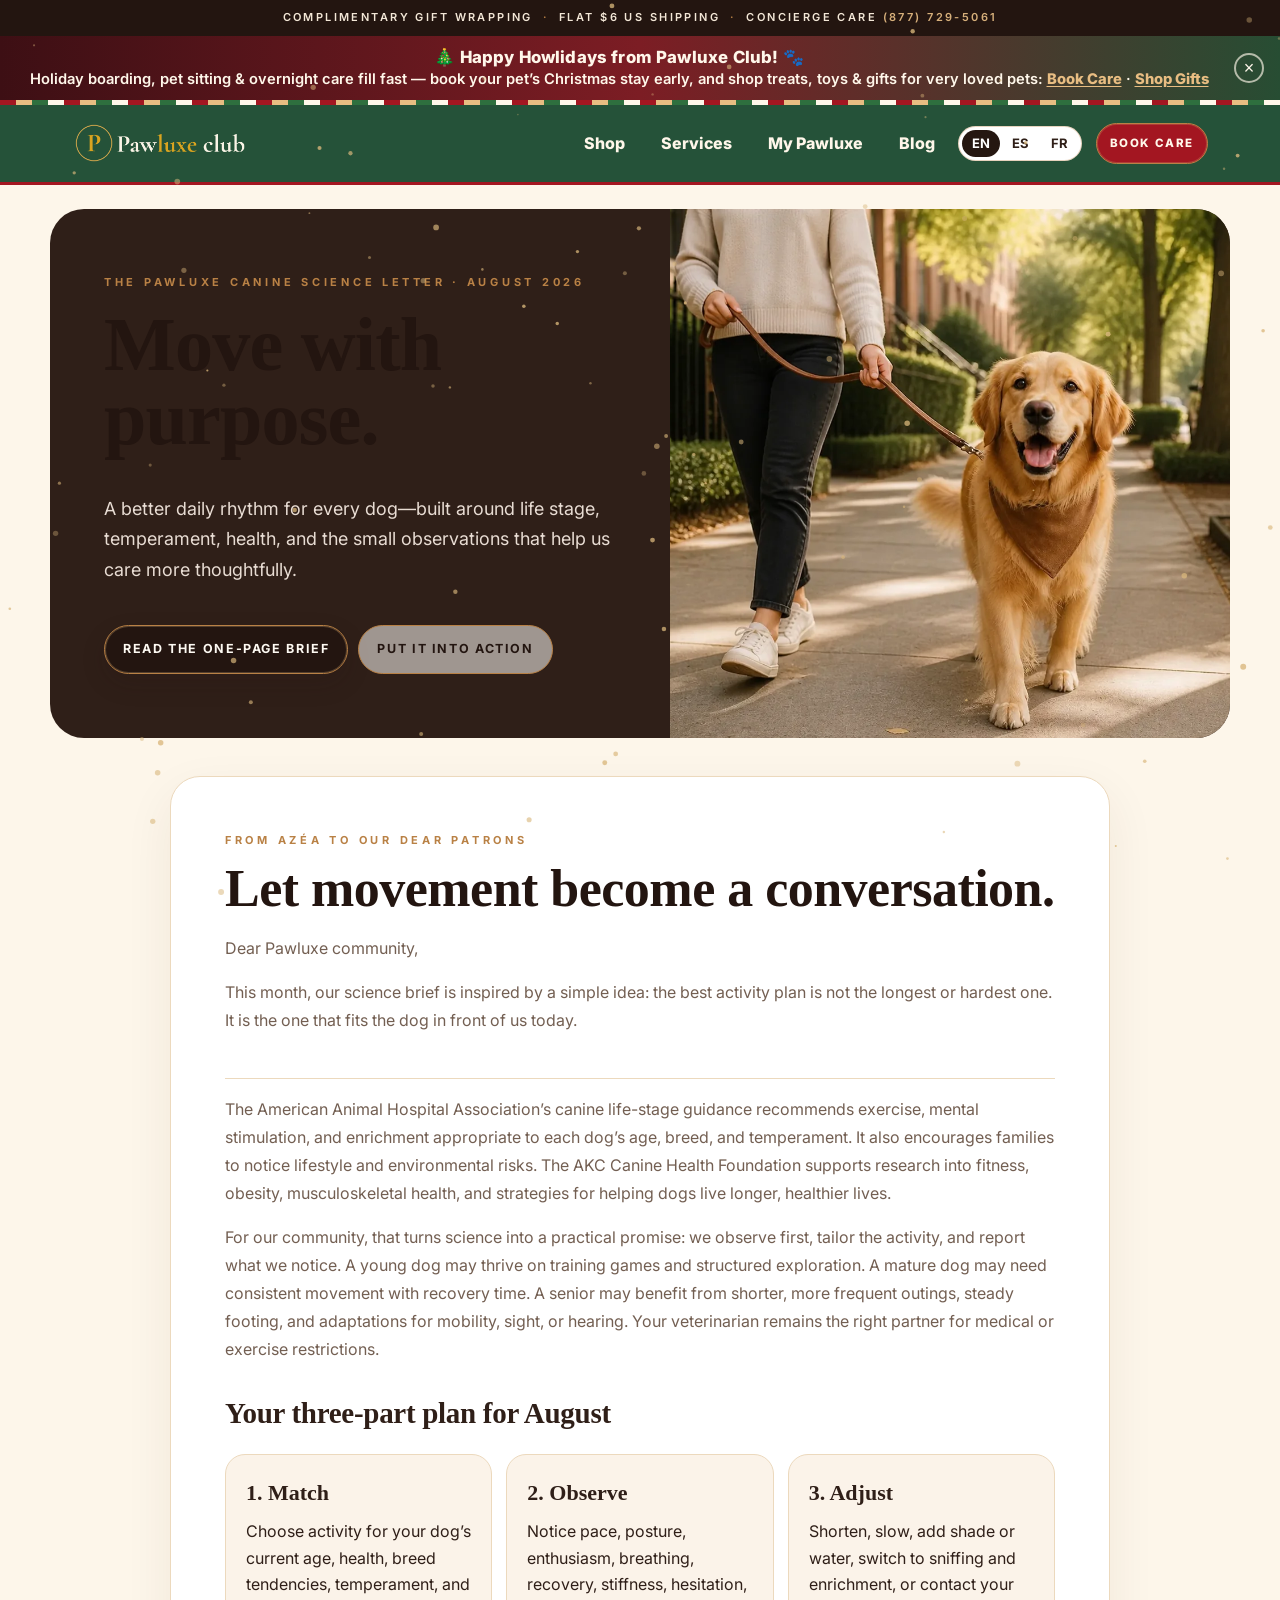
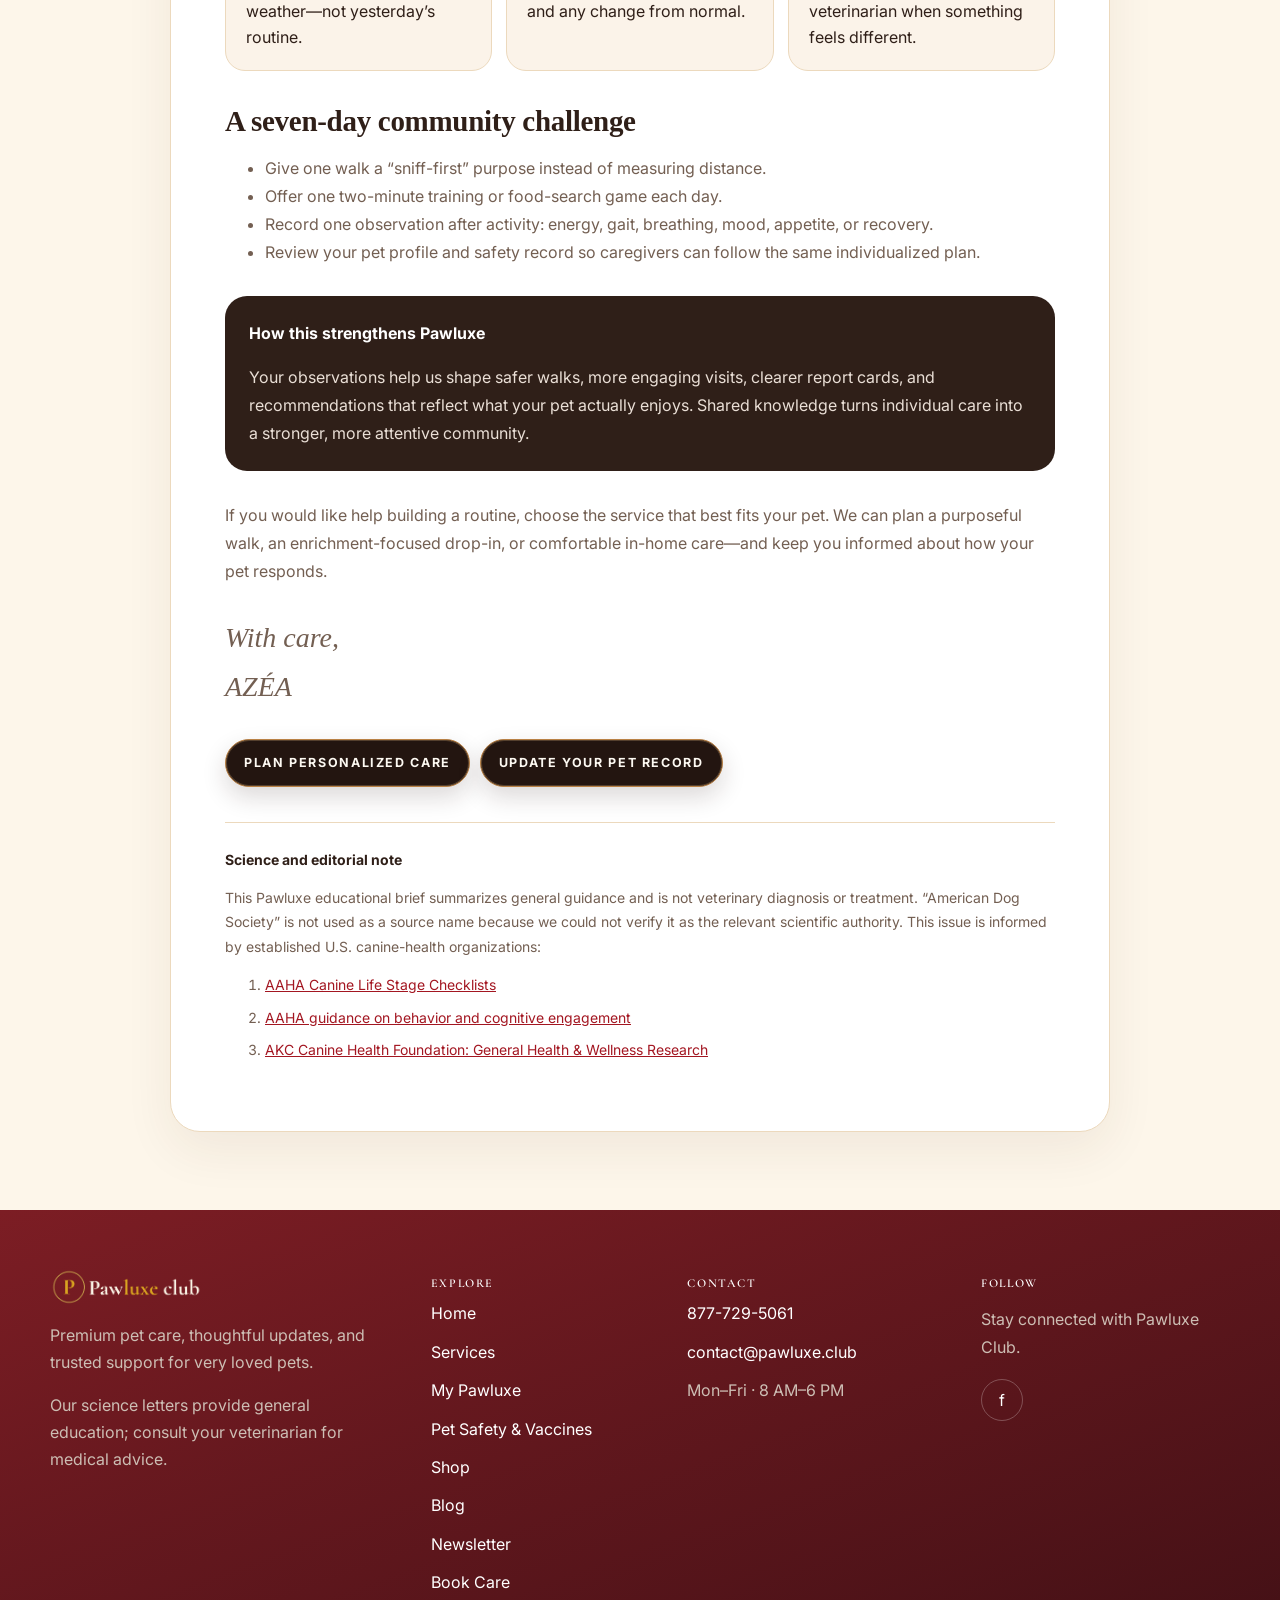
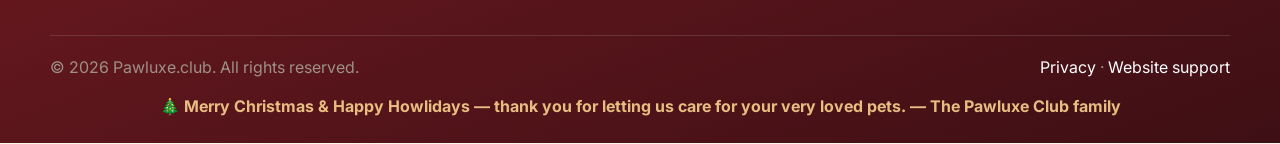
<file: newsletter.html>
<!doctype html>
<html lang="en">
<head>
<meta charset="utf-8"><meta name="viewport" content="width=device-width,initial-scale=1">
<title>August 2026 Canine Science Letter | Pawluxe Club</title>
<meta name="description" content="From AZÉA to our dear patrons: an action-oriented August guide to life-stage-appropriate exercise and enrichment for dogs, informed by AAHA and AKC Canine Health Foundation resources.">
<meta name="robots" content="index, follow, max-image-preview:large"><link rel="canonical" href="https://pawluxe.club/newsletter.html">
<meta property="og:type" content="article"><meta property="og:site_name" content="Pawluxe Club"><meta property="og:title" content="Move With Purpose | August 2026 Canine Science Letter"><meta property="og:description" content="A practical, science-informed plan for movement, enrichment, and observation at every canine life stage."><meta property="og:url" content="https://pawluxe.club/newsletter.html"><meta property="og:image" content="https://pawluxe.club/assets/personalized/luna-walk.webp">
<script type="application/ld+json">{"@context":"https://schema.org","@type":"Article","headline":"Move With Purpose: A Better Daily Rhythm for Every Dog","datePublished":"2026-08-18","dateModified":"2026-08-18","author":{"@type":"Person","name":"AZÉA"},"publisher":{"@id":"https://pawluxe.club/#business"},"mainEntityOfPage":"https://pawluxe.club/newsletter.html","image":"https://pawluxe.club/assets/personalized/luna-walk.webp","citation":["https://www.aaha.org/resources/life-stage-canine-2019/life-stage-checklist/","https://www.aaha.org/resources/life-stage-canine-2019/behavior/","https://www.akcchf.org/research/research-portfolio/program-area/general-health-wellness-research/"]}</script>
<style>
:root{--cream:#fbf7f2;--ink:#2f1f18;--muted:#735f52;--gold:#bd7f3b;--line:#e7d4c1;--white:#fff}*{box-sizing:border-box}body{margin:0;background:var(--cream);color:var(--ink);font-family:Inter,ui-sans-serif,system-ui,-apple-system,"Segoe UI",sans-serif}a{color:inherit}.topbar{position:sticky;top:0;z-index:20;background:#fbf7f2ef;backdrop-filter:blur(14px);border-bottom:1px solid var(--line)}.nav{max-width:1180px;margin:auto;padding:15px 22px;display:flex;align-items:center;gap:10px}.brand{margin-right:auto;text-decoration:none;font:700 29px Georgia,serif}.brand span,.source a{color:var(--gold)}.nav>a:not(.brand){text-decoration:none;padding:10px 13px;border-radius:999px;font-weight:800}.nav .cta{background:var(--ink);color:#fff}.masthead{max-width:1180px;margin:24px auto 0;display:grid;grid-template-columns:1.05fr .95fr;min-height:520px;border-radius:34px;overflow:hidden;background:#2f1f18;color:#fff}.mastCopy{padding:64px 54px;display:flex;flex-direction:column;justify-content:center}.eyebrow{color:#e3b377;text-transform:uppercase;letter-spacing:2px;font-size:12px;font-weight:900}.mastCopy h1{font:700 clamp(48px,6vw,76px)/.98 Georgia,serif;margin:16px 0 20px}.mastCopy p{color:#e8dcd3;font-size:18px;line-height:1.7}.masthead img{width:100%;height:100%;object-fit:cover}.letter{max-width:940px;margin:38px auto 78px;padding:54px;background:#fff;border:1px solid var(--line);border-radius:30px;box-shadow:0 18px 50px #402b1e12}.letterHeader{padding-bottom:28px;border-bottom:1px solid var(--line)}.letterHeader h2{font:700 clamp(35px,5vw,52px) Georgia,serif;margin:10px 0}.letterHeader p,.letterBody p,.letterBody li{color:var(--muted);line-height:1.75}.letterBody h3{font:700 29px Georgia,serif;margin:34px 0 10px}.actionPlan{display:grid;grid-template-columns:repeat(3,1fr);gap:14px;margin:24px 0}.action{padding:20px;border-radius:20px;background:#fbf3e9;border:1px solid var(--line)}.action strong{display:block;font-family:Georgia,serif;font-size:22px;margin-bottom:7px}.callout{margin:30px 0;padding:24px;border-radius:22px;background:#2f1f18;color:#fff}.callout p{color:#eadfd6;margin-bottom:0}.source{margin-top:35px;padding-top:25px;border-top:1px solid var(--line);font-size:14px}.source li{margin:8px 0}.signature{font:italic 28px Georgia,serif;color:var(--gold)}.buttons{display:flex;gap:10px;flex-wrap:wrap;margin-top:22px}.button{display:inline-flex;text-decoration:none;border-radius:999px;padding:13px 18px;background:var(--gold);color:#fff;font-weight:900}.button.secondary{background:#fff;color:var(--ink)}.footer{background:#201712;color:#cdbeb4;padding:35px 22px;text-align:center}.footer a{color:#fff}@media(max-width:820px){.masthead{grid-template-columns:1fr;margin:12px}.masthead img{height:300px;order:-1}.mastCopy{padding:42px 28px}.letter{margin:24px 12px 60px;padding:28px}.actionPlan{grid-template-columns:1fr}.nav>a:not(.brand):not(.cta){display:none}}
</style>
<style>
.footer{padding:58px 22px 22px;text-align:left}.footerInner{max-width:1180px;margin:auto;display:grid;grid-template-columns:1.35fr .85fr 1fr 1fr;gap:45px}.footerBrand{font:700 30px Georgia,serif;color:#fff;text-decoration:none}.footerBrand span{color:var(--gold)}.footerHeading{color:#fff;font-size:12px;letter-spacing:1.6px;text-transform:uppercase}.footerLinks,.footerContact{display:grid;gap:12px;color:#cdbeb4}.footerLinks a,.footerContact a{text-decoration:none}.footerTagline{color:#cdbeb4;line-height:1.7}.socialLinks{display:flex;gap:10px;margin-top:18px}.socialLink{border:1px solid #ffffff40;border-radius:50%;width:42px;height:42px;display:grid;place-items:center;text-decoration:none}.footerBottom{max-width:1180px;margin:40px auto 0;padding-top:18px;border-top:1px solid #ffffff20;color:#9f9087;display:flex;justify-content:space-between}.footerBottom a{text-decoration:none}.nav a:hover{background:#fff}.nav .cta:hover{background:#4f372b}@media(max-width:760px){.footerInner{grid-template-columns:1fr}.footerBottom{display:block;line-height:1.8}.nav>a:not(.brand):not(.cta){display:none}}
</style>
<link rel="stylesheet" href="/seasonal-theme.css?v=2"><link rel="stylesheet" href="/language-switcher.css"><link rel="preconnect" href="https://fonts.googleapis.com"><link rel="preconnect" href="https://fonts.gstatic.com" crossorigin><link href="https://fonts.googleapis.com/css2?family=Cormorant+Garamond:ital,wght@0,500;0,600;0,700;1,500;1,600&family=Inter:wght@400;500;600;700;800&display=swap" rel="stylesheet"><link rel="stylesheet" href="/luxury.css?v=1"><script src="/luxury.js" defer></script></head>
<body><div class="luxBar" role="note">Complimentary gift wrapping<span class="luxDot">·</span>Flat $6 US shipping<span class="luxDot">·</span>Concierge care <a href="tel:+18777295061">(877) 729-5061</a></div>
<header class="topbar"><nav class="nav" aria-label="Main navigation"><a class="brand" href="index.html"><img src="assets/pawluxe-logo-dark.png" alt="Pawluxe club" class="brandLogo"></a><a href="index.html#shop">Shop</a><a href="index.html#services">Services</a><a href="index.html#mypawluxe">My Pawluxe</a><a href="blog.html">Blog</a><div class="lang-switcher notranslate" translate="no" role="group" aria-label="Language: English, Español, Français"><button type="button" class="lang-btn" data-lang="en" aria-pressed="true" aria-label="English">EN</button><button type="button" class="lang-btn" data-lang="es" aria-pressed="false" aria-label="Español">ES</button><button type="button" class="lang-btn" data-lang="fr" aria-pressed="false" aria-label="Français">FR</button></div><a class="cta" href="index.html#book">Book Care</a></nav></header>
<main>
<section class="masthead"><div class="mastCopy"><div class="eyebrow">The Pawluxe Canine Science Letter · August 2026</div><h1>Move with purpose.</h1><p>A better daily rhythm for every dog—built around life stage, temperament, health, and the small observations that help us care more thoughtfully.</p><div class="buttons"><a class="button" href="#letter">Read the one-page brief</a><a class="button secondary" href="index.html#services">Put it into action</a></div></div><img src="assets/personalized/luna-walk.webp" alt="Luna enjoying a calm, attentive dog walk" width="1400" height="932"></section>
<article class="letter" id="letter">
<header class="letterHeader"><div class="eyebrow">From AZÉA to our dear patrons</div><h2>Let movement become a conversation.</h2><p>Dear Pawluxe community,</p><p>This month, our science brief is inspired by a simple idea: the best activity plan is not the longest or hardest one. It is the one that fits the dog in front of us today.</p></header>
<div class="letterBody">
<p>The American Animal Hospital Association’s canine life-stage guidance recommends exercise, mental stimulation, and enrichment appropriate to each dog’s age, breed, and temperament. It also encourages families to notice lifestyle and environmental risks. The AKC Canine Health Foundation supports research into fitness, obesity, musculoskeletal health, and strategies for helping dogs live longer, healthier lives.</p>
<p>For our community, that turns science into a practical promise: we observe first, tailor the activity, and report what we notice. A young dog may thrive on training games and structured exploration. A mature dog may need consistent movement with recovery time. A senior may benefit from shorter, more frequent outings, steady footing, and adaptations for mobility, sight, or hearing. Your veterinarian remains the right partner for medical or exercise restrictions.</p>
<h3>Your three-part plan for August</h3>
<div class="actionPlan"><div class="action"><strong>1. Match</strong><span>Choose activity for your dog’s current age, health, breed tendencies, temperament, and weather—not yesterday’s routine.</span></div><div class="action"><strong>2. Observe</strong><span>Notice pace, posture, enthusiasm, breathing, recovery, stiffness, hesitation, and any change from normal.</span></div><div class="action"><strong>3. Adjust</strong><span>Shorten, slow, add shade or water, switch to sniffing and enrichment, or contact your veterinarian when something feels different.</span></div></div>
<h3>A seven-day community challenge</h3>
<ul><li>Give one walk a “sniff-first” purpose instead of measuring distance.</li><li>Offer one two-minute training or food-search game each day.</li><li>Record one observation after activity: energy, gait, breathing, mood, appetite, or recovery.</li><li>Review your pet profile and safety record so caregivers can follow the same individualized plan.</li></ul>
<div class="callout"><strong>How this strengthens Pawluxe</strong><p>Your observations help us shape safer walks, more engaging visits, clearer report cards, and recommendations that reflect what your pet actually enjoys. Shared knowledge turns individual care into a stronger, more attentive community.</p></div>
<p>If you would like help building a routine, choose the service that best fits your pet. We can plan a purposeful walk, an enrichment-focused drop-in, or comfortable in-home care—and keep you informed about how your pet responds.</p>
<p class="signature">With care,<br>AZÉA</p>
<div class="buttons"><a class="button" href="index.html#book">Plan personalized care</a><a class="button" href="pet-safety.html">Update your pet record</a></div>
<section class="source"><strong>Science and editorial note</strong><p>This Pawluxe educational brief summarizes general guidance and is not veterinary diagnosis or treatment. “American Dog Society” is not used as a source name because we could not verify it as the relevant scientific authority. This issue is informed by established U.S. canine-health organizations:</p><ol><li><a href="https://www.aaha.org/resources/life-stage-canine-2019/life-stage-checklist/" target="_blank" rel="noopener">AAHA Canine Life Stage Checklists</a></li><li><a href="https://www.aaha.org/resources/life-stage-canine-2019/behavior/" target="_blank" rel="noopener">AAHA guidance on behavior and cognitive engagement</a></li><li><a href="https://www.akcchf.org/research/research-portfolio/program-area/general-health-wellness-research/" target="_blank" rel="noopener">AKC Canine Health Foundation: General Health &amp; Wellness Research</a></li></ol></section>
</div></article>
</main>
<footer class="footer"><div class="footerInner"><div><a class="footerBrand" href="index.html"><img src="assets/pawluxe-logo-dark.png" alt="Pawluxe club" class="brandLogo brandLogoFooter"></a><p class="footerTagline">Premium pet care, thoughtful updates, and trusted support for very loved pets.</p><p class="footerTagline">Our science letters provide general education; consult your veterinarian for medical advice.</p></div><div><h2 class="footerHeading">Explore</h2><nav class="footerLinks" aria-label="Footer navigation"><a href="index.html">Home</a><a href="index.html#services">Services</a><a href="index.html#mypawluxe">My Pawluxe</a><a href="pet-safety.html">Pet Safety &amp; Vaccines</a><a href="index.html#shop">Shop</a><a href="blog.html">Blog</a><a href="newsletter.html" aria-current="page">Newsletter</a><a href="index.html#book">Book Care</a></nav></div><div><h2 class="footerHeading">Contact</h2><div class="footerContact"><a href="tel:+18777295061">877-729-5061</a><a href="mailto:contact@pawluxe.club">contact@pawluxe.club</a><span>Mon–Fri · 8 AM–6 PM</span></div></div><div><h2 class="footerHeading">Follow</h2><p class="footerTagline">Stay connected with Pawluxe Club.</p><div class="socialLinks"><a class="socialLink" href="https://www.facebook.com/profile.php?id=61586214790531" target="_blank" rel="noopener" aria-label="Facebook">f</a></div></div></div><div class="footerBottom"><span>© 2026 Pawluxe.club. All rights reserved.</span><span><a href="mailto:contact@pawluxe.club?subject=Privacy%20question">Privacy</a> · <a href="mailto:contact@pawluxe.club?subject=Website%20support">Website support</a></span></div></footer>
<script src="/seasonal-theme.js" defer></script><script src="/language-switcher.js" defer></script></body></html>
</file>
<file: seasonal-theme.css>
/* Pawluxe Club — Christmas theme.
   Activated by seasonal-theme.js (adds html.xmas-on) through Dec 31, 2026 only.
   Palette harmonizes with the Pawluxe brand: espresso, caramel gold, cream,
   plus cranberry red and the brand evergreen. */

.xmas-banner {
  position: relative;
  background: linear-gradient(90deg, #3d0f14 0%, #7c1d24 50%, #274d33 100%);
  color: #fff7ea;
  display: flex;
  align-items: center;
  gap: 12px;
  padding: 10px 16px 15px;
  font-family: inherit;
}

.xmas-banner::after {
  content: "";
  position: absolute;
  left: 0;
  right: 0;
  bottom: 0;
  height: 5px;
  background: repeating-linear-gradient(
    90deg,
    #a31621 0 16px,
    #e8bd82 16px 32px,
    #2e6f3e 32px 48px,
    #fff7ea 48px 64px
  );
}

.xmas-banner-text {
  margin: 0 auto;
  text-align: center;
  flex: 1 1 auto;
  line-height: 1.35;
}

.xmas-banner-title {
  display: block;
  font-weight: 800;
  font-size: 1.05rem;
  letter-spacing: 0.01em;
}

.xmas-banner-sub {
  display: block;
  margin-top: 2px;
  font-weight: 600;
  font-size: 0.92rem;
}

.xmas-banner a {
  color: #e8bd82;
  font-weight: 800;
  text-decoration: underline;
  text-underline-offset: 2px;
}

.xmas-banner a:focus-visible {
  outline: 3px solid #e8bd82;
  outline-offset: 2px;
}

.xmas-banner-close {
  background: transparent;
  border: 2px solid rgba(255, 247, 234, 0.65);
  color: #fff7ea;
  border-radius: 999px;
  width: 30px;
  height: 30px;
  min-width: 30px;
  font-size: 18px;
  line-height: 1;
  cursor: pointer;
  flex: 0 0 auto;
  padding: 0;
}

.xmas-banner-close:hover {
  background: rgba(255, 247, 234, 0.16);
}

.xmas-banner-close:focus-visible {
  outline: 3px solid #e8bd82;
  outline-offset: 2px;
}

#xmas-snow {
  position: fixed;
  inset: 0;
  width: 100%;
  height: 100%;
  pointer-events: none;
  z-index: 3000;
}

.xmas-footer-note {
  text-align: center;
  font-weight: 700;
  color: #e8bd82;
  padding: 12px 16px 2px;
  margin: 0;
}

@media (max-width: 640px) {
  .xmas-banner {
    padding: 8px 10px 13px;
    gap: 8px;
  }
  .xmas-banner-title {
    font-size: 0.98rem;
  }
  .xmas-banner-sub {
    font-size: 0.85rem;
  }
}

/* ---- Christmas color treatment: the site's own colors shift for the season ---- */

html.xmas-on {
  --gold: #a31621;
  --gold2: #2e6f3e;
  --cream: #fdf6ea;
  --sand: #f6e7d2;
  --line: #ecd9bd;
}

html.xmas-on .topbar {
  background: rgba(30, 77, 51, 0.97);
  border-bottom: 3px solid #a31621;
}

html.xmas-on .topbar .brand,
html.xmas-on .nav a {
  color: #fff7ea;
}

html.xmas-on .nav a:hover {
  background: rgba(255, 247, 234, 0.14);
}

html.xmas-on .nav .cta {
  background: #a31621;
  color: #fff7ea;
}

html.xmas-on .footer {
  background: linear-gradient(160deg, #7c1d24 0%, #3d0f14 100%);
}

html.xmas-on ::selection {
  background: #a31621;
  color: #fff7ea;
}
</file>
<file: language-switcher.css>
/* Pawluxe Club — site-wide language switcher (English / Español / Français)
   Powered by the Google Translate element; selection persists via the
   googtrans cookie across all pages. */

/* --- Switcher in the header nav --- */
.lang-switcher {
  display: inline-flex;
  align-items: center;
  gap: 2px;
  padding: 3px;
  margin-right: 4px;
  background: #fff;
  border: 1px solid rgba(185, 129, 69, .35);
  border-radius: 999px;
  white-space: nowrap;
}
.lang-switcher .lang-btn {
  appearance: none;
  border: 0;
  background: transparent;
  color: var(--ink, #2f1f18);
  font: inherit;
  font-size: 13px;
  font-weight: 700;
  line-height: 1;
  padding: 7px 10px;
  border-radius: 999px;
  cursor: pointer;
}
.lang-switcher .lang-btn:hover {
  background: rgba(185, 129, 69, .14);
}
.lang-switcher .lang-btn:focus-visible {
  outline: 2px solid var(--ink, #2f1f18);
  outline-offset: 2px;
}
.lang-switcher .lang-btn.is-active {
  background: var(--espresso, var(--ink, #2f1f18));
  color: #fff;
}
@media (max-width: 760px) {
  .lang-switcher .lang-btn {
    padding: 6px 8px;
    font-size: 12px;
  }
}

/* --- Mobile header fit (<=640px) ---
   With the switcher added, the single-row header is wider than a phone
   screen and the CTA was pushed off the right edge. On small screens the
   header wraps instead: brand on the first row, nav controls (cart/chip,
   language switcher, CTA) on a full-width second row. Desktop is untouched. */
@media (max-width: 640px) {
  /* Slightly tighter pill */
  .lang-switcher {
    padding: 2px;
    margin-right: 0;
  }
  .lang-switcher .lang-btn {
    padding: 6px 7px;
    font-size: 12px;
  }

  /* index + pet-safety: .navwrap holds the brand and .nav side by side —
     give .nav its own full-width row under the brand. */
  .topbar .navwrap {
    flex-wrap: wrap;
    row-gap: 8px;
  }
  .topbar .navwrap .nav {
    flex: 1 1 100%;
  }

  /* blog + newsletter: .nav is the header container itself — put the
     brand on its own row and trim the side padding. */
  .topbar > .nav {
    flex-wrap: wrap;
    row-gap: 8px;
    padding-left: 14px;
    padding-right: 14px;
  }
  .topbar > .nav .brand {
    flex: 1 1 100%;
  }

  /* All pages: nav items wrap rather than overflow, CTA hugs the right. */
  .topbar .nav {
    flex-wrap: wrap;
    row-gap: 8px;
  }
  .topbar .nav .cta {
    margin-left: auto;
  }
}

/* --- Hide Google Translate chrome (banner, branding, gadget) --- */
.goog-te-banner-frame,
.goog-te-banner-frame.skiptranslate,
iframe.goog-te-banner-frame {
  display: none !important;
  visibility: hidden !important;
}
body {
  top: 0 !important;
}
.goog-te-balloon-frame {
  display: none !important;
}
.goog-text-highlight {
  background: none !important;
  box-shadow: none !important;
}
/* Keep the widget itself functional but off-screen: our own buttons drive it. */
#google_translate_element {
  position: absolute !important;
  width: 1px;
  height: 1px;
  overflow: hidden;
  opacity: 0;
  pointer-events: none;
}
#google_translate_element .goog-te-gadget {
  font-size: 0;
  color: transparent;
}
#google_translate_element .goog-te-gadget img {
  display: none;
}
</file>
<file: luxury.css>
/* Pawluxe Club — Luxury Polish layer (Nov 27, 2026)
   Visual layer only: one button system, display-serif headlines, airier
   spacing, deepened espresso, bronze accents, announcement bar, monogram,
   gentle reveal motion. Loads last on every page so it unifies the sections
   without touching content, links, prices or flows.
   Layers with seasonal-theme.css: the Christmas theme's html.xmas-on rules
   for the topbar / nav CTA carry higher specificity and still win in season. */

:root {
  --espresso: #251711; /* deepened toward near-black (was #2f1f18) */
  --lux-espresso: #231510;
  --lux-gold: #b98145;
  --lux-gold-2: #d7b07b;
  --lux-cream: #fbf7f2;
  --lux-serif: "Cormorant Garamond", Georgia, serif;
}

/* ---------- Announcement bar ---------- */
.luxBar {
  background: var(--lux-espresso);
  color: #f3e7d7;
  text-align: center;
  font-size: 11px;
  font-weight: 600;
  letter-spacing: .22em;
  text-transform: uppercase;
  line-height: 1.6;
  padding: 9px 14px;
}
.luxBar a {
  color: var(--lux-gold-2);
  text-decoration: none;
  white-space: nowrap;
}
.luxBar a:hover { text-decoration: underline; text-underline-offset: 3px; }
.luxBar .luxDot { color: var(--lux-gold); margin: 0 .9em; }
@media (max-width: 640px) {
  .luxBar { font-size: 10px; letter-spacing: .13em; padding: 8px 10px; }
}

/* ---------- Monogram ---------- */
.luxMono {
  display: inline-flex;
  align-items: center;
  justify-content: center;
  width: 1.55em;
  height: 1.55em;
  margin-right: .45em;
  border: 1px solid var(--lux-gold);
  border-radius: 50%;
  font-family: var(--lux-serif);
  font-weight: 600;
  font-size: .8em;
  line-height: 1;
  color: var(--lux-gold);
  vertical-align: middle;
  transform: translateY(-.05em);
}
.footerBrand .luxMono {
  border-color: var(--lux-gold-2);
  color: var(--lux-gold-2);
}

/* ---------- Typography ---------- */
body h1, body h2, body h3 {
  font-family: var(--lux-serif);
  font-weight: 600;
  letter-spacing: -.01em;
}
body h1 { line-height: 1.02; }
body h2 { line-height: 1.08; }
main h1, main h2 { color: var(--lux-espresso); }
body .brand, body .footerBrand {
  font-family: var(--lux-serif);
  font-weight: 600;
  letter-spacing: .01em;
}
body { line-height: 1.65; }
main p { line-height: 1.75; }
body .sectionHead p { max-width: 640px; }
#giftBoxes .gbName { font-family: var(--lux-serif); font-weight: 600; }

/* Eyebrows: wide-tracked uppercase bronze on every page */
body .eyebrow {
  color: var(--lux-gold);
  font-size: 11px;
  font-weight: 700;
  letter-spacing: .34em;
  text-transform: uppercase;
}

/* ---------- Spacing & hairline dividers ---------- */
body .section {
  padding-top: 104px;
  padding-bottom: 104px;
  border-top: 1px solid rgba(185, 129, 69, .16);
}
@media (max-width: 760px) {
  body .section { padding-top: 64px; padding-bottom: 64px; }
}

/* ---------- One button system ----------
   Primary: espresso pill, bronze hairline border, letterspaced uppercase,
   subtle gold sheen sweep on hover.
   Secondary: ghost — transparent, bronze border, espresso text. */
body .btn, body .button, body .loginSubmit {
  position: relative;
  overflow: hidden;
  background: var(--lux-espresso);
  color: #fdf9f2;
  border: 1px solid var(--lux-gold);
  border-radius: 999px;
  box-shadow: inset 0 0 0 1px rgba(215, 176, 123, .28), 0 10px 24px rgba(35, 21, 16, .16);
  text-transform: uppercase;
  letter-spacing: .13em;
  font-size: 12.5px;
  font-weight: 700;
  transition: transform .25s ease, box-shadow .25s ease, background-color .25s ease, color .25s ease;
}
body .btn::after, body .button::after, body .loginSubmit::after {
  content: "";
  position: absolute;
  inset: 0;
  background: linear-gradient(115deg, transparent 30%, rgba(215, 176, 123, .38) 50%, transparent 70%);
  transform: translateX(-130%);
  transition: transform .6s ease;
  pointer-events: none;
}
body .btn:hover, body .button:hover, body .loginSubmit:hover {
  transform: translateY(-2px);
  box-shadow: inset 0 0 0 1px rgba(215, 176, 123, .4), 0 16px 32px rgba(35, 21, 16, .22);
}
body .btn:hover::after, body .button:hover::after, body .loginSubmit:hover::after {
  transform: translateX(130%);
}
/* Bronze variant keeps its warmth, brought into the same system */
body .btn.gold {
  background: linear-gradient(160deg, #c99a5b, var(--lux-gold));
  border-color: #a06c33;
  color: #fff;
}
/* Ghost / secondary */
body .btn.light, body .button.secondary, body .miniBtn {
  background: rgba(251, 247, 242, .55);
  color: var(--lux-espresso);
  border: 1px solid var(--lux-gold);
  box-shadow: none;
  text-transform: uppercase;
  letter-spacing: .13em;
  font-size: 12.5px;
  font-weight: 700;
}
body .btn.light::after, body .button.secondary::after, body .miniBtn::after { content: none; }
body .btn.light:hover, body .button.secondary:hover, body .miniBtn:hover {
  background: var(--lux-espresso);
  color: #fdf9f2;
  transform: translateY(-2px);
}
/* Nav CTA joins the system (background left to page/season rules) */
.topbar .cta {
  border: 1px solid var(--lux-gold);
  border-radius: 999px;
  box-shadow: inset 0 0 0 1px rgba(215, 176, 123, .25);
  text-transform: uppercase;
  letter-spacing: .14em;
  font-size: 11.5px;
  font-weight: 700;
}
body .btn:focus-visible, body .button:focus-visible, body .miniBtn:focus-visible,
body .loginSubmit:focus-visible, .topbar .cta:focus-visible {
  outline: 2px solid var(--lux-gold);
  outline-offset: 2px;
}

/* ---------- Card hover lift ---------- */
#bestSellers .bsCard:hover, #luxuryCollections .colCard:hover, #giftBoxes .gbCard:hover {
  transform: translateY(-5px);
  box-shadow: 0 22px 44px rgba(35, 21, 16, .16);
}
body .card { transition: transform .3s ease, box-shadow .3s ease; }
body .card:hover {
  transform: translateY(-5px);
  box-shadow: 0 22px 44px rgba(35, 21, 16, .16);
}

/* ---------- Gentle fade-in on scroll (JS adds .luxReveal) ---------- */
.luxReveal {
  opacity: 0;
  transform: translateY(16px);
  transition: opacity .8s ease, transform .8s ease;
}
.luxReveal.luxIn { opacity: 1; transform: none; }
@media (prefers-reduced-motion: reduce) {
  .luxReveal { opacity: 1; transform: none; transition: none; }
}

/* ---------- Official Pawluxe logo ---------- */
.brandLogo{height:44px;width:auto;display:block}
.brandLogoFooter{height:38px}
</file>
